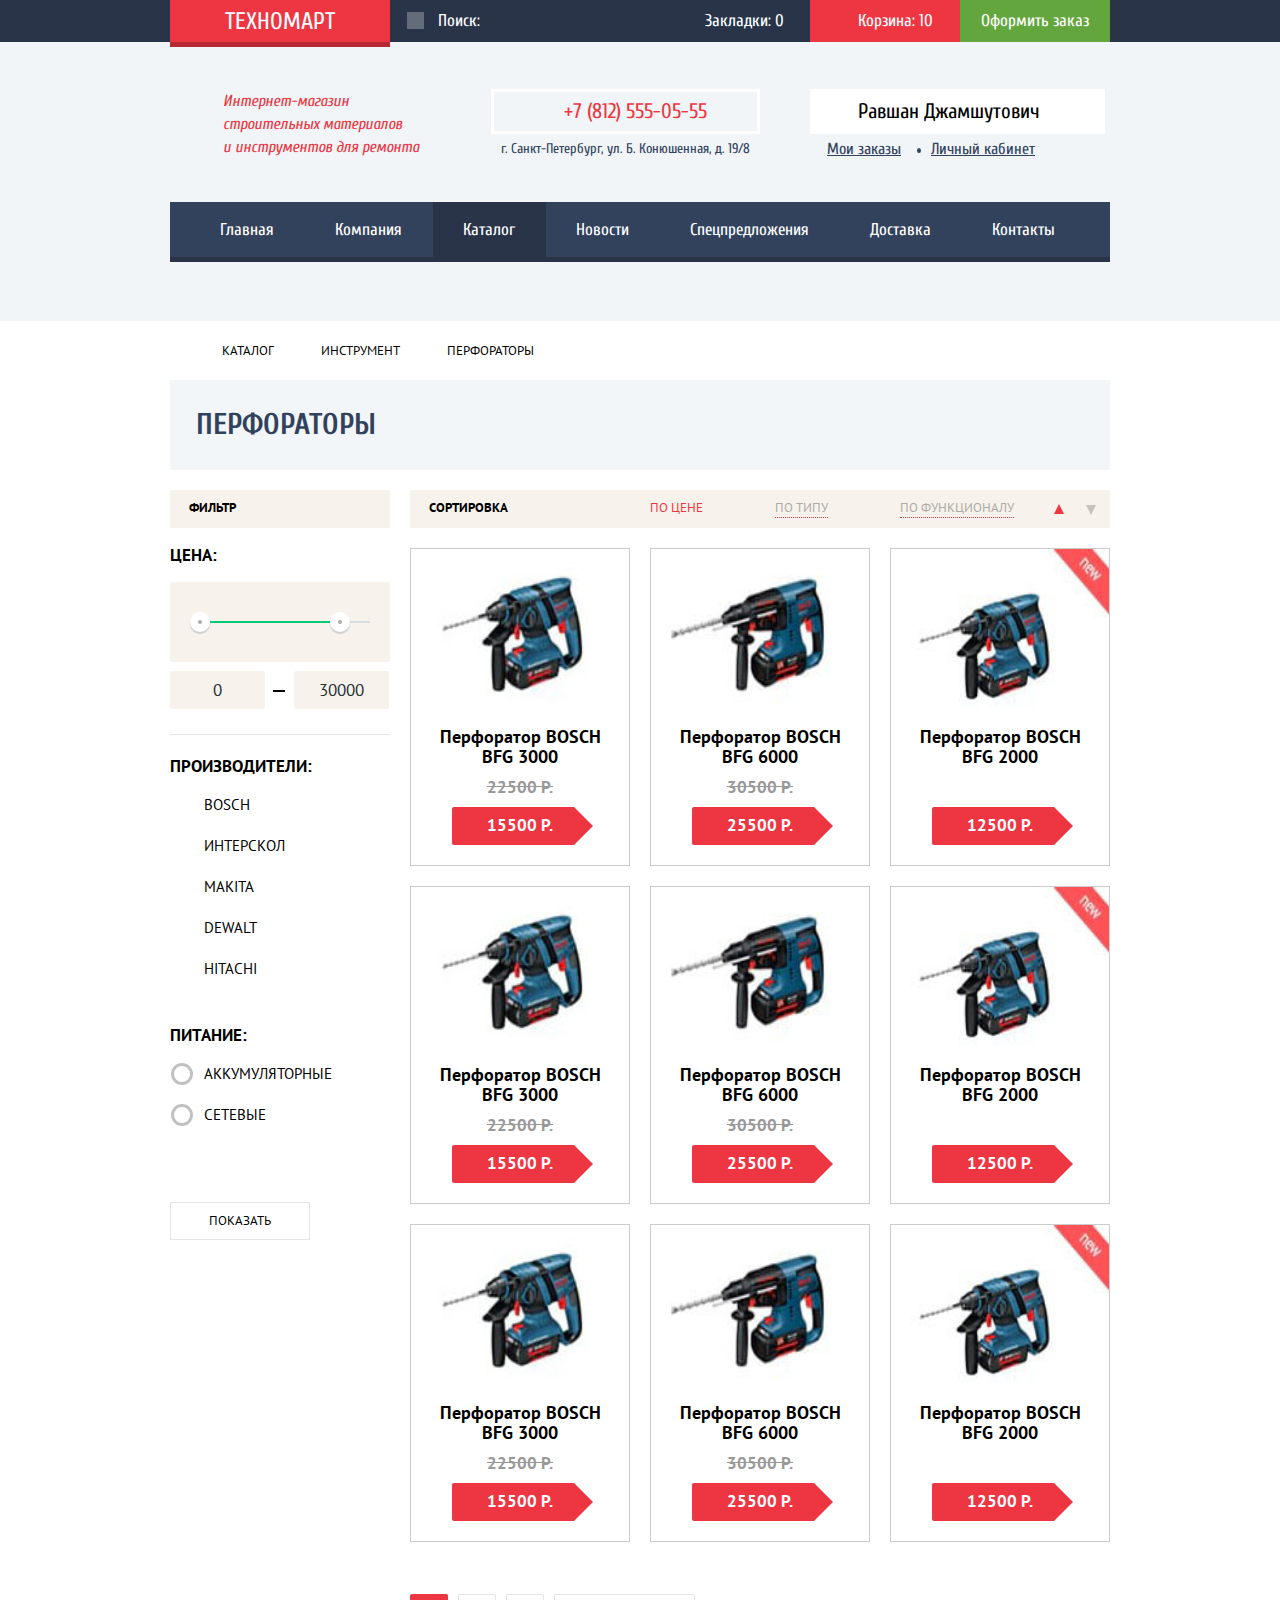
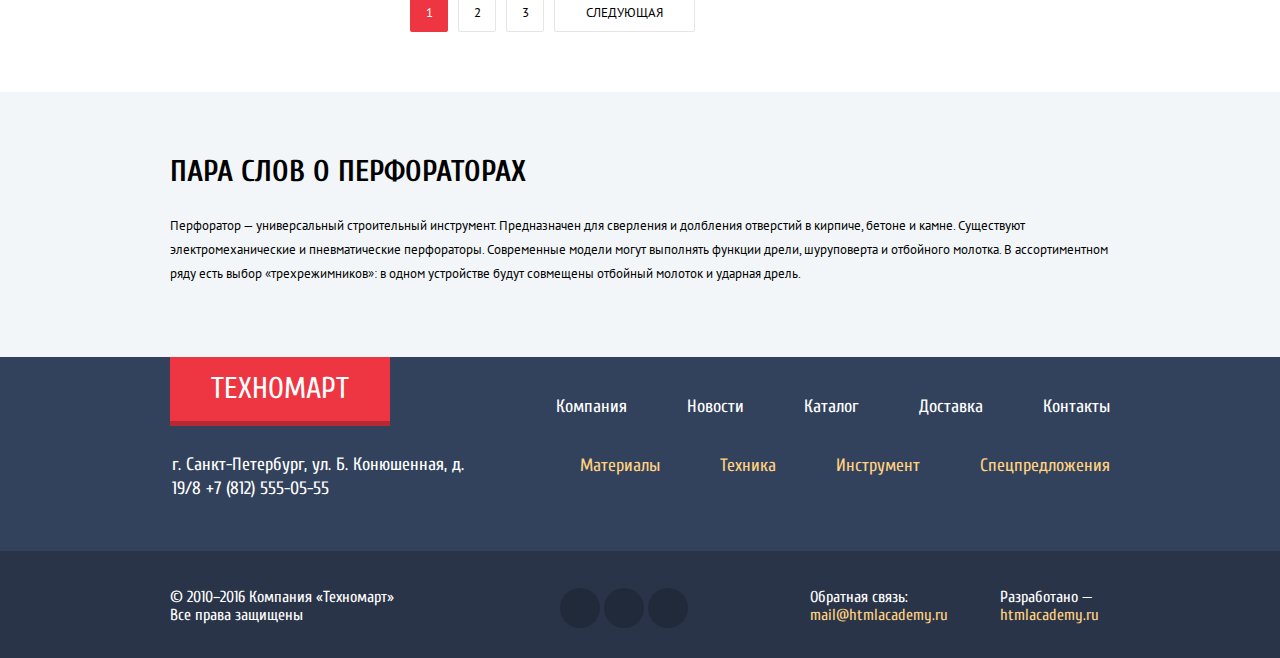
<file: inner.html>
<!DOCTYPE html>

<html>

  <head>

    <meta charset="UTF-8">

    <meta name="format-detection" content="telephone=no">

    <title>Technomart</title>

    <link href="https://fonts.googleapis.com/css?family=Cuprum:400,400i,700|PT+Sans:400,700&subset=cyrillic" rel="stylesheet">

    <link rel="stylesheet" href="css/normalize.css">

    <link rel="stylesheet" href="css/styles.css" >

  </head>

  <body>

    <header class="main-header">



      <div class="header-menu">

        <div class="container">

          <a class="logo" href="index.html">Техномарт</a>

          <form class="search" action="submit">

            <input type="text" placeholder="Поиск:">

            <button type="submit"></button>

          </form>

          <div class="header-order">

            <a class="header-order-marks" href="#">Закладки: 0</a>

            <a class="header-order-basket filled" href="#">Корзина: 10</a>

            <a class="header-order-confirmation" href="#">Оформить заказ</a>

          </div>

        </div>

      </div>

      <div class="container">

        <div class="main-header-about clearfix">

          <p>Интернет-магазин строительных материалов<br>и инструментов для ремонта

          </p>

          <div class="main-header-contacts">

            <a class="main-header-phone" href="tel:+78125550555">+7 (812) 555-05-55</a>

            <span >г. Санкт-Петербург, ул. Б. Конюшенная, д. 19/8</span>

          </div>

          <div class="user-block">

            <a class="user-block-accountmenu" href="#">Равшан Джамшутович</a>

            <a class="user-block-logout" href="#">Выход из личного кабинета</a>

            <a class="user-block-addsmenu" href="#">Мои заказы</a>

            <a class="user-block-addsmenu" href="#">Личный кабинет</a>

          </div>

        </div>

        <nav class="main-nav">

          <ul>

            <li><a href="index.html">Главная</a></li>

            <li><a href="#">Компания</a></li>

            <li><a href="catalog.html" class="active">Каталог</a></li>

            <li><a href="#">Новости</a></li>

            <li><a href="#">Спецпредложения</a></li>

            <li><a href="#">Доставка</a></li>

            <li><a href="#">Контакты</a></li>

          </ul>

        </nav>

      </div>

    </header>



    <main>

      <div class="container">

        <div class="breadcrumbs clearfix">

          <a href="index.html">Главная</a>

          <a href="#">Каталог</a>

          <a href="#">Инструмент</a>

          <span>Перфораторы</span>

        </div>

        <h1>Перфораторы</h1>

        <div class="clearfix">

          <form class="filter" action="get">

            <h2>Фильтр</h2>

            <fieldset>

              <legend>Цена:</legend>

              <div class="range-filter">

                <div class="range-filter-controls">

                    <div class="scale">

                      <div style="margin-left:0;width:150px;" class="bar"></div>

                    </div>

                    <div class="toggle min-toggle"></div>

                    <div class="toggle max-toggle"></div>

                </div>

                <div class="price-controls">

                    <input class="min-price" type="text" value="0">

                    <input class="max-price" type="text" value="30000">

                </div>

              </div>

            </fieldset>

            <fieldset class="filter-checkbox">

              <legend>Производители:</legend>

              <input id="bosch" type="checkbox" value="1" checked>

              <label for="bosch">Bosch</label>

              <input id="interskol" type="checkbox" value="2">

              <label for="interskol">Интерскол</label>

              <input id="makita" type="checkbox" value="3" checked>

              <label for="makita">Makita</label>

              <input id="dewalt" type="checkbox" value="4">

              <label for="dewalt">Dewalt</label>

              <input id="hitachi" type="checkbox" value="5">

              <label for="hitachi">Hitachi</label>

            </fieldset>

            <fieldset class="filter-radio">

              <legend>Питание:</legend>

              <input id="battery" type="radio" value="6" name="filter-radio" checked>

              <label for="battery">Аккумуляторные</label>

              <input id="dc" type="radio" value="7" name="filter-radio">

              <label for="dc">Сетевые</label>

              <input type="submit" value="Показать">

            </fieldset>

          </form>

          <div class="catalog-content">

            <div class="sorting">

              <h2>Сортировка</h2>

              <a class="active">по цене</a>

              <a href="#">по типу</a>

              <a href="#">по функционалу</a>

              <a class="on-increase" href="#">Вверх</a>

              <a class="on-decrease" href="#">Вниз</a>

            </div>

            <div class="goods">

              <article class="goods-item">

                <figure class="goods-item-image"><img width="218" height="170" src="img/hammer-BOSCH-BFG-3000.jpg" alt="Перфоратор BOSCH BFG 3000"></figure>

                <h2 class="goods-item-title">Перфоратор BOSCH BFG 3000</h2>

                <div class="goods-item-discount">22500 Р.</div>

                <a href=# class="btn">15500 Р.</a>

                <div class="goods-item-order">

                  <a class="goods-item-buy" href="#">Купить</a>

                  <a class="goods-item-marks" href="#">В закладки</a>

                </div>

              </article>

              <article class="goods-item">

                <figure class="goods-item-image"><img width="218" height="170" src="img/hammer-BOSCH-BFG-6000.jpg" alt="Перфоратор BOSCH BFG 6000"></figure>

                <h2 class="goods-item-title">Перфоратор BOSCH BFG 6000</h2>

                <div class="goods-item-discount">30500 Р.</div>

                <a href=# class="btn">25500 Р.</a>

                <div class="goods-item-order">

                  <a class="goods-item-buy" href="#">Купить</a>

                  <a class="goods-item-marks" href="#">В закладки</a>

                </div>

              </article>

              <article class="goods-item new">

                <figure class="goods-item-image"><img width="218" height="170" src="img/hammer-BOSCH-BFG-2000.jpg" alt="Перфоратор BOSCH BFG 2000"></figure>

                <h2 class="goods-item-title">Перфоратор BOSCH BFG 2000</h2>

                <div class="goods-item-discount"></div>

                <a href=# class="btn">12500 Р.</a>

                <div class="goods-item-order">

                  <a class="goods-item-buy" href="#">Купить</a>

                  <a class="goods-item-marks" href="#">В закладки</a>

                </div>

              </article>

              <article class="goods-item">

                <div class="goods-item-order">

                  <a class="goods-item-buy" href="#">Купить</a>

                  <a class="goods-item-marks" href="#">В закладки</a>

                </div>

                <figure class="goods-item-image"><img width="218" height="170" src="img/hammer-BOSCH-BFG-3000.jpg" alt="Перфоратор BOSCH BFG 3000"></figure>

                <h2 class="goods-item-title">Перфоратор BOSCH BFG 3000</h2>

                <div class="goods-item-discount">22500 Р.</div>

                <a href=# class="btn">15500 Р.</a>

              </article>

              <article class="goods-item new">

                <figure class="goods-item-image"><img width="218" height="170" src="img/hammer-BOSCH-BFG-6000.jpg" alt="Перфоратор BOSCH BFG 6000"></figure>

                <h2 class="goods-item-title">Перфоратор BOSCH BFG 6000</h2>

                <div class="goods-item-discount">30500 Р.</div>

                <a href=# class="btn">25500 Р.</a>

                <div class="goods-item-order">

                  <a class="goods-item-buy" href="#">Купить</a>

                  <a class="goods-item-marks" href="#">В закладки</a>

                </div>

              </article>

              <article class="goods-item">

                <figure class="goods-item-image"><img width="218" height="170" src="img/hammer-BOSCH-BFG-2000.jpg" alt="Перфоратор BOSCH BFG 2000"></figure>

                <h2 class="goods-item-title">Перфоратор BOSCH BFG 2000</h2>

                <div class="goods-item-discount"></div>

                <a href=# class="btn">12500 Р.</a>

                <div class="goods-item-order">

                  <a class="goods-item-buy" href="#">Купить</a>

                  <a class="goods-item-marks" href="#">В закладки</a>

                </div>

              </article>

              <article class="goods-item new">

                <figure class="goods-item-image"><img width="218" height="170" src="img/hammer-BOSCH-BFG-3000.jpg" alt="Перфоратор BOSCH BFG 3000"></figure>

                <h2 class="goods-item-title">Перфоратор BOSCH BFG 3000</h2>

                <div class="goods-item-discount">22500 Р.</div>

                <a href=# class="btn">15500 Р.</a>

                <div class="goods-item-order">

                  <a class="goods-item-buy" href="#">Купить</a>

                  <a class="goods-item-marks" href="#">В закладки</a>

                </div>

              </article>

              <article class="goods-item">

                <figure class="goods-item-image"><img width="218" height="170" src="img/hammer-BOSCH-BFG-6000.jpg" alt="Перфоратор BOSCH BFG 6000"></figure>

                <h2 class="goods-item-title">Перфоратор BOSCH BFG 6000</h2>

                <div class="goods-item-discount">30500 Р.</div>

                <a href=# class="btn">25500 Р.</a>

                <div class="goods-item-order">

                  <a class="goods-item-buy" href="#">Купить</a>

                  <a class="goods-item-marks" href="#">В закладки</a>

                </div>

              </article>

              <article class="goods-item">

                <figure class="goods-item-image"><img width="218" height="170" src="img/hammer-BOSCH-BFG-2000.jpg" alt="Перфоратор BOSCH BFG 2000"></figure>

                <h2 class="goods-item-title">Перфоратор BOSCH BFG 2000</h2>

                <div class="goods-item-discount"></div>

                <a href=# class="btn">12500 Р.</a>

               <div class="goods-item-order">

                  <a class="goods-item-buy" href="#">Купить</a>

                  <a class="goods-item-marks" href="#">В закладки</a>

                </div>

              </article>

            </div>

            <div class="paginator clearfix">

                <a href="#">Предыдующая</a>

                <a class="active">1</a>

                <a href="#">2</a>

                <a href="#">3</a>

                <a href="#">Следующая</a>

            </div>

          </div>

        </div>

      </div>

      <section class="section">

        <div class="container">

          <h2>Пара слов о перфораторах</h2>

          <p>Перфоратор — универсальный строительный инструмент. Предназначен для сверления и долбления    отверстий в кирпиче, бетоне и камне. Существуют электромеханические и пневматические перфораторы. Современные модели могут выполнять функции дрели, шуруповерта и отбойного молотка. В ассортиментном ряду есть выбор «трехрежимников»: в одном устройстве будут совмещены отбойный молоток и ударная дрель.</p>

        </div>

      </section>

    </main>



   <footer class="main-footer">

      <div class="container">

        <div class="main-footer-about clearfix">

          <a class="logo" href="index.html" >Техномарт</a>

          <p>г. Санкт-Петербург, ул. Б. Конюшенная, д. 19/8 +7 (812) 555-05-55</p>

        </div>

        <ul class="footer-nav footer-nav-menu">

          <li><a href="#">Компания</a></li>

          <li><a href="#">Новости</a></li>

          <li><a href="catalog.html">Каталог</a></li>

          <li><a href="#">Доставка</a></li>

          <li><a href="#">Контакты</a></li>

        </ul>

        <ul class="footer-nav footer-nav-shop">

          <li><a href="#">Материалы</a></li>

          <li><a href="#">Техника</a></li>

          <li><a href="#">Инструмент</a></li>

          <li><a href="#">Спецпредложения</a></li>

        </ul>

      </div>

      <div class="main-footer-info">

        <div class="container">

          <span class="main-footer-copyright">© 2010–2016 Компания «Техномарт» Все права защищены</span>

          <div class="social">

            <a class="social-btn social-btn-vk" href="#">Вконтакте</a>

            <a class="social-btn social-btn-fb" href="#">Facebook</a>

            <a class="social-btn social-btn-inst" href="#">Instagram</a>

          </div>

          <div class="main-footer-feedback">

            <span>Разработано —</span>

            <a href="#">htmlacademy.ru</a>

          </div>

          <div class="main-footer-feedback">

            <span>Обратная связь:</span>

            <a href="#">mail@htmlacademy.ru</a>

          </div>

        </div>

      </div>

    </footer>

    <div class="modal-content-order">

      <button class="modal-content-close modal-close" type="button" title="Закрыть">Закрыть</button>

      <span>Товар добавлен в корзину!</span>

      <div class="submit-order">

        <a class="btn btn-order">оформить заказ</a>

        <a class="btn btn-close modal-close">продолжить покупки</a>

      </div>

    </div>
  </body>

</html>
</file>
<file: css/styles.css>
body {

  min-width: 960px;



  font-size: 13px;

  line-height: 1.2;

  font-family: 'Cuprum', 'Arial', sans-serif;



  color: #000000;

}



.main-header {

  padding-bottom: 59px;



  background: #f1f5f7;

}



h2 {

  font-size: 24px;

  line-height: 1.25;

}


h3 {

  font-size: 17px;

  line-height: 1.765;

}



.header-menu {

  min-height: 42px;

  margin-bottom: 47px;



  background: #293449;

}



.container {

  width: 940px;

  margin: 0 auto;

  padding-right: 10px;

  padding-left: 10px;

}



.container::after {

  content: "";

  display: table;

  clear: both;

}



.btn {

  display: inline-block;

  padding-top: 12px;

  padding-bottom: 12px;



  font-size: 14px;

  line-height: 1;

  text-align: center;

  text-transform: uppercase;

  text-decoration: none;



  color: white;

  background-color: #ee3643;

  border: none;

  border-radius: 2px;

  cursor: pointer;

  vertical-align: top;

}



.btn:hover {

  background: #ca2c37;

}



.btn:active {

  background: #ba2732;

}



img {

  max-width: 100%;



  border-style: none;

  vertical-align: top;

  overflow: hidden;

}



.clearfix::after {

  content: "";

  display: table;

  clear: both;

}


.logo {

  position: relative;



  float: left;

  width: 220px;

  padding-top: 9px;

  padding-bottom: 7px;



  font-size: 24px;

  line-height: 26px;

  text-align: center;

  text-transform: uppercase;

  text-decoration: none;



  color: white;

  background-color: #ee3643;

}



.logo::after {

  position: absolute;

  bottom: -5px;



  display: block;

  width: 220px;

  height: 5px;



  background: #b52933;

  content: "";

}



.logo:hover {

  background: #ca2c37;

}



.logo:hover::after {

  background: #9a212a;

}



.logo:active {

  background: #ba2732;

}



.logo:active::after {

  background: #8e1e26;

}


.search {

  position: relative;

  margin: 0;

  padding: 0;


  float: left;

}



.search button {

  position: absolute;

  top: 12px;

  left: 17px;


  width: 17px;

  height: 17px;


  background-position: -29px -95px;

  opacity: 0.3;

  text-indent: -10000px;

  border-style: none;

  outline: none;

}

.search input{

  width: 270px;

  max-height: 42px;

  padding-top: 12px;

  padding-right: 10px;

  padding-bottom: 12px;

  padding-left: 48px;



  font-size: 17px;

  line-height: 1.059;



  color: white;

  background-color: transparent;

  border-style: none;

  outline: none;

  box-sizing: border-box;

}



.search input::-webkit-input-placeholder {

  color: #ffffff;

  opacity: 1;

}



.search input:-moz-placeholder {

  color: #ffffff;

  opacity: 1;

}



.search input:hover {

  background: #212a3a;

}



input:hover + button {

  opacity: 1;

}

.search input:focus {

  color: #000000;

  background: #ffffff;

}



input:focus + button {

  background-position: -54px -95px;

}


.header-order {

  float: right;

  width: 450px;



  font-size: 0;

}



.header-order a {

  display: inline-block;

  width: 150px;

  padding-top: 12px;

  padding-bottom: 12px;

  padding-left: 20px;



  font-size: 17px;

  line-height: 1.059;

  text-align: center;



  color: white;

  text-decoration: none;

  box-sizing: border-box;

  vertical-align: top;

}



.header-order .header-order-marks {

  padding-left: 18px;

}



.header-order-marks,

.header-order-basket {

  position: relative;

}

.header-order-marks:hover,

.header-order-basket:hover {

  background: #212a3a;

}

.header-order-marks::after,

.header-order-basket::after {

  position: absolute;

  left: 16px;

  top: 12px;



  display: block;

  width: 14px;

  height: 16px;
  background-position: -222px -95px;


  text-indent: -10000px;

  opacity: 0.3;



  content: "";

}

.header-order-basket::after {

  width: 17px;

  height: 16px;



  background-position: -79px -95px;

}

.header-order-marks:hover::after,

.header-order-basket:hover::after {

  opacity: 1;

}

.header-order-marks:active,

.header-order-basket:active {

  background: #161d29;

  opacity: 0.3;

}

.header-order .header-order-confirmation {

  padding-left: 0;

  background-color: #63a63e;

}

.header-order-confirmation:hover {

  background-color: #5fbb2d;

}

.header-order-confirmation:active {

  opacity: 0.51;

}


.filled {

  background: #ee3643;

}

.filled:hover {

  background: #ca2c37;

}


.filled:active {

  background: #ba2732;

}


.main-header-about {

  padding-bottom: 41px;

}

.main-header-about p {

  float: left;

  width: 200px;

  margin: 0;

  margin-top: 1px;

  padding-left: 53px;

  font-size: 16px;

  line-height: 1.438;

  font-style: italic;

  color: #ee3643;

}

.main-header-contacts {

  float: left;

  margin-left: 68px;

}

.main-header-phone {

  position: relative;

  display: block;

  padding-top: 6px;

  padding-right: 50px;

  padding-bottom: 6px;

  padding-left: 70px;

  font-size: 21px;

  line-height: 1.286;

  text-decoration: none;


  color: #ee3643;

  background-color: transparent;

  border: 3px solid white;

}

.main-header-phone::after {

  position: absolute;

  left: 12px;

  top: 10px;


  display: block;

  width: 19px;

  height: 19px;


  background-position: -104px -95px;


  text-indent: -10000px;


  content: "";

}


.main-header-contacts span {

  display: block;

  margin-top: 3px;


  font-size: 14px;

  line-height: 1.714;

  text-align: center;


  color: #32425c;

}


.main-header .user-block {

  position: relative;


  float: right;

  width: 300px;


  font-size: 0;

}

.user-block-login {

  position: relative;

  display: inline-block;

  margin-left: 15px;

  padding-top: 9px;

  padding-right: 25px;

  padding-bottom: 9px;

  padding-left: 50px;

  font-size: 21px;

  line-height: 1.286;

  color: #000000;

  background: white;

  text-decoration: none;

  vertical-align: top;

}

.user-block-login::after {

  position: absolute;

  left: 17px;

  top: 13px;



  display: block;

  width: 20px;

  height: 17px;

  background-position: -288px -70px;

  text-indent: -10000px;

  content: "";

}

.user-block-login:hover::after {

  background-position: -345px -70px;

}

.user-block-login:active::after {

  background-position: -288px -70px;

}

.user-block-registration {

  display: inline-block;

  margin-left: 10px;

  padding: 9px 25px;

  font-size: 21px;

  line-height: 1.286;

  color: #000000;

  background: white;

  text-decoration: none;

  vertical-align: top;

}

.user-block-login:hover,

.user-block-registration:hover {

  color: #ee3643;

}

.user-block-login:active,

.user-block-registration:active {

  color: #cacaca;

}


.user-block-accountmenu {

  position: relative;

  display: inline-block;

  margin-bottom: 5px;

  padding-top: 9px;

  padding-right: 65px;

  padding-bottom: 9px;

  padding-left: 48px;

  font-size: 21px;

  line-height: 1.286;

  text-decoration: none;

  color: #000000;

  background: white;

  vertical-align: top;

}

.user-block-accountmenu::after {

  position: absolute;

  left: 15px;

  top: 13px;

  display: block;

  width: 20px;

  height: 18px;
  background-position: -166px -95px;

  text-indent: -10000px;

  content: "";

}

.user-block-accountmenu:hover::after {

  background-position: -194px -95px;

}

.user-block-accountmenu:active {

  color: #cacaca;

}

.user-block-accountmenu:active::after {

  background-position: -166px -95px;

}

.user-block-logout {

  position: absolute;

  top: 0;

  right: 0;

  width: 45px;

  height: 45px;

}

.user-block-logout::after {

  position: absolute;

  top: 50%;

  left: 50%;

  display: block;

  width: 21px;

  height: 17px;

  background-position: -316px -70px;

  -webkit-transform: translate(-50%,-50%);

  -moz-transform: translate(-50%,-50%);

  -ms-transform: translate(-50%,-50%);

  -o-transform: translate(-50%,-50%);

  transform: translate(-50%,-50%);

  text-indent: -10000px;

  content: "";

}

.user-block-logout:hover::after {

  background-position: 0 -95px;

}

.user-block-logout:active::after {

  background-position: -316px -70px;

}

.user-block-addsmenu {

  display: inline-block;

  margin-left: 17px;

  font-size: 16px;

  line-height: 1.286;

  color: #32425c;

  vertical-align: baseline;

}

.user-block-addsmenu:last-child {

  position: relative;

  margin-left: 30px;

}

.user-block-addsmenu:last-child::before {

  position: absolute;

  left: -14px;

  top: 9px;

  display: block;

  width: 4px;

  height: 5px;

  background: #32425c;

  border-radius: 50%;

  text-indent: -10000px;

  content: "";

}

.user-block-addsmenu:hover {

  color: #ee3643;

}

.user-block-addsmenu:active {

  color: #cacaca;

}

.main-nav ul {

  position: relative;

  font-size: 0;

  margin: 0;

  padding: 0;

  width: inherit;

  padding-left: 20px;

  background-color: #32425c;

}



.main-nav ul::before {

  position: absolute;

  bottom: 0;

  left: 0;

  right: 0;

  height: 5px;

  background: #293449;

  content: "";

}



.main-nav li {

  position: relative;

  display: inline-block;

  font-size: 17px;

  line-height: 1;

  vertical-align: top;

}

.main-nav a {

  display: block;

  padding-top: 19px;

  padding-left: 30px;

  padding-bottom: 24px;

  padding-right: 31px;



  text-align: center;

  text-decoration: none;



  color: white;

}



.main-nav a:hover {

  background: #293449;

}



.main-nav a:active {

  background: #1d2739;

}



.main-nav a.active {

  background: #293449;

}

.main-index {

  padding-top: 60px;

}



.features {

  margin-right: -10px;

  margin-left: -10px;

  margin-bottom: 33px;

}



.features-item {

  float: left;

  width: 300px;

  margin-right: 10px;

  margin-bottom: 20px;

  margin-left: 10px;

  padding-top: 21px;

  padding-left: 23px;

  padding-bottom: 22px;



  box-sizing: border-box;

}



.features-item-material {

  position: relative;



  background-color: #f6b22d;

}



.features-item-material::after {

  position: absolute;

  top: 30px;

  right: 43px;



  display: block;

  width: 44px;

  height: 65px;


  background-position: 0 0;



  text-indent: -10000px;



  content: "";

}



.features-item-instrument {

  position: relative;



  background-color: #4aafde;

}

.features-item-instrument::after {

  position: absolute;

  top: 33px;

  right: 30px;



  display: block;

  width: 75px;

  height: 61px;

  background-position: -52px 0;



  text-indent: -10000px;



  content: "";

}



.features-item-technics {

  position: relative;



  background-color: #cc79d1;

}



.features-item-technics::after {

  position: absolute;

  top: 30px;

  right: 30px;



  display: block;

  width: 78px;

  height: 62px;

  background-position: -135px 0;



  text-indent: -10000px;



  content: "";

}



.features-item-discount {

  position: relative;



  background-color: #85d179;

}



.features-item-discount::after {

  position: absolute;

  top: 25px;

  right: 45px;



  display: block;

  width: 59px;

  height: 72px;

  background-position: -221px 0;



  text-indent: -10000px;



  content: "";

}



.features-item-delivery {

  position: relative;



  background-color: #f6b22d;

}



.features-item-delivery::after {

  position: absolute;

  top: 31px;

  right: 30px;



  display: block;

  width: 78px;

  height: 63px;


  background-position: -288px 0;



  text-indent: -10000px;



  content: "";

}



.features-item h2 {

  margin: 0;

  margin-bottom: 12px;



  font-size: 24px;

  font-weight: bold;



  color: white;

}



.features-item .btn {

  width: 135px;



  background-color: rgba(0, 0, 0, 0.1);

}



.features-item .btn:hover {

  background-color: rgba(0, 0, 0, 0.2);

}



.features-item .btn:active {

  background-color: rgba(0, 0, 0, 0.3);

}


.features-slider {

  position: relative;



  float: left;

  width: 620px;

  padding: 0;

  overflow: hidden;

}



.features-slider input {

  display: none;

}



.features-slider-item {

  position: relative;



  height: 266px;

}



.features-slider-item:first-child {

  display: none;



  background: #9a8a73 url("../img/features-slider-item-perforator.jpg") no-repeat;

}



.features-slider-item:last-child {

  display: none;



  background: #a27a6f url("../img/features-slider-item-drill.jpg") no-repeat;

}



.features-slider h2 {

  margin: 0;

  padding-top: 21px;

  padding-bottom: 2px;

  padding-left: 24px;



  font-size: 36px;

  line-height: 1;

  font-weight: bold;

  text-transform: uppercase;



  color: #ffffff;

}



.features-slider span {

  display: block;

  padding-left: 24px;



  font-size: 18px;

  line-height: 1.333;

  font-family: 'PT Sans', 'Arial', sans-serif;



  color: #ffffff;

}



.features-slider .btn {

  position: absolute;

  bottom: 22px;

  left: 25px;



  width: 195px;



  background: #ee3643;

}



.features-slider-item .btn:hover {

  background: #ca2c37;

}



.features-slider-item .btn:active {

  background: #ba2732;

}



.features-slider .features-slider-controls {

  position: absolute;

  bottom: 41px;

  left: 295px;



  margin-bottom: -5px;



  font-size: 0;



  z-index: 1000;

}



.features-slider-controls label {

  display: inline-block;

  width: 6px;

  height: 6px;

  margin-left: 10px;



  background-color: #ffffff;

  border: 2px solid #ffffff;

  border-radius: 50%;

  cursor: pointer;

  vertical-align: top;

}



.features-slider-controls label:first-child::before,

.features-slider-controls label:last-child::before {

  position: absolute;

  bottom: 82px;



  width: 25px;

  height: 25px;



  border-top: 4px solid #ffffff;

  border-right: 4px solid #ffffff;

  border-radius: 3px;



  content: "";

  z-index: 1000;

}



.features-slider-controls label:first-child::before {

  left: -265px;

  -webkit-transform: rotate(-135deg);

  -moz-transform: rotate(-135deg);

  -ms-transform: rotate(-135deg);

  -o-transform: rotate(-135deg);

  transform: rotate(-135deg);

}



.features-slider-controls label:last-child::before {

  left: 270px;



  -webkit-transform: rotate(45deg);

  -moz-transform: rotate(45deg);

  -ms-transform: rotate(45deg);

  -o-transform: rotate(45deg);

  transform: rotate(45deg);

}



.features-slider-controls label:first-child {

  margin-left: 0;

}



#left-arrow:checked ~ .features-slider-controls label:first-child {

  background-color: #f04a55;

}



#left-arrow:checked ~ .features-slider-content .features-slider-item:first-child {

  display: block;

}



#right-arrow:checked ~ .features-slider-controls label:last-child {

  background-color: #f04a55;

}



#right-arrow:checked ~ .features-slider-content .features-slider-item:last-child {

  display: block;

}

.breadcrumbs {

  font-size: 0;

}



.breadcrumbs a,

.breadcrumbs span {

  position: relative;



  display: inline-block;

  min-height: 25px;

  padding-top: 21px;

  padding-right: 42px;

  padding-bottom: 13px;

  padding-left: 5px;



  font-size: 13px;

  line-height: 1.385;

  text-align: left;

  text-decoration: none;

  text-transform: uppercase;

  font-family: 'PT Sans', 'Arial', sans-serif;



  color: #000000;

  vertical-align: top;

}



.breadcrumbs a::after {

  position: absolute;

  right: 10px;

  top: 23px;



  display: block;

  width: 8px;

  height: 12px;



  background-position: -338px -95px;



  text-indent: -10000px;



  content: "";

}



.breadcrumbs a:first-child {

  font-size: 0;

}



.breadcrumbs a:first-child::before {

  position: absolute;

  left: 0;

  top: 23px;



  display: block;

  width: 15px;

  height: 12px;


  background-position: -315px -95px;



  text-indent: -10000px;



  content: "";

}



.breadcrumbs a:first-child {

  margin-left: 0;

}



main h1 {

  margin: 0;

  padding: 30px 0;

  margin-bottom: 20px;

  padding-left: 26px;



  font-size: 30px;

  line-height: 1;

  text-transform: uppercase;



  color: #32425c;

  background: #f2f6f8;

}





.filter {

  float: left;

  width: 220px;

}



fieldset {

  margin: 0;

  padding: 0;



  border-style: none;

}



.filter h2 {

  min-height: 38px;

  margin: 0;

  padding: 9px 19px;



  font-size: 13px;

  line-height: 1.385;

  text-transform: uppercase;

  font-family: 'PT Sans', 'Arial', sans-serif;



  background: #f7f3ec;



  box-sizing: border-box;

}



.filter legend {

  margin: 0;

  padding: 12px 0;



  font-size: 17px;

  line-height: 1.765;

  font-weight: bold;

  text-transform: uppercase;

  font-family: 'PT Sans', 'Arial', sans-serif;

}



.filter-radio legend {

  padding-top: 10px;

}



.filter .range-filter {

  position: relative;



  width: 220px;

  min-height: 127px;

  margin-bottom: 30px;

}



.range-filter-controls {

  position: relative;



  height: 80px;

  margin-bottom: 9px;

  padding: 0 20px;



  background: #f7f3ec;

  border-radius: 2px;

  overflow: hidden;

}



.range-filter-controls .scale {

  height: 2px;

  margin-top: 39px;



  background: #d7dcde;

}



.range-filter-controls .bar {

  height: 2px;



  background: #00ca74;

}



.range-filter-controls .toggle {

  position: absolute;

  top: 30px;

  left: 30px;



  width: 4px;

  height: 4px;



  border: 8px solid white;



  background: #ababab;

  cursor: pointer;

  border-radius: 50%;

  box-shadow: 0 2px 1px 0 #cfcfcf;

}



.range-filter-controls .min-toggle {

  left: 20px;

}



.range-filter-controls .max-toggle {

  left: 160px;

}



.price-controls input {

  width: 95px;

  padding: 8px 10px;



  font-size: 17px;

  line-height: 1;

  text-align: center;

  font-family: 'PT Sans', 'Arial', sans-serif;



  color: #283136;

  background: #f7f3ec;

  border-radius: 2px;

  border: none;

  outline: none;

  box-sizing: border-box;

}



.price-controls .min-price {

  margin-right: 26px;

}



.price-controls {

  position: relative;



  white-space: nowrap;

}



.price-controls::after {

  position: absolute;

  top: 50%;

  left: 103px;



  width: 10px;



  border: 1px solid black;



  content: "";

}



.filter .range-filter::after {

  position: absolute;

  bottom: -26px;

  left: 0;



  width: 220px;



  border-bottom: 1px solid #e5e5e5;



  content: "";

}



input[type="checkbox"] + label,

input[type="radio"] + label {

  position: relative;



  display: block;

  margin-top: 2px;

  margin-bottom: 21px;

  margin-left: 34px;



  font-size: 15px;

  line-height: 1.333;

  text-transform: uppercase;

  font-family: 'PT Sans', 'Arial', sans-serif;



  cursor: pointer;

  -webkit-user-select: none;

  -moz-user-select: none;

  -ms-user-select: none;

  -o-user-select: none;

  user-select: none;

}



.filter-checkbox label:last-child {

  margin-bottom: 31px;

}



.filter-radio label:last-child {

  margin-bottom: 0;

}



.filter input[type="checkbox"] {

  display: none;

}



.filter-checkbox {

  position: relative;

}



.filter-checkbox::after {

  position: absolute;

  bottom: 7px;

  left: 0;



  width: 220px;



  border-bottom: 1px solid #e5e5e5;

}



.filter-checkbox label::after {

  position: absolute;

  top: 0;

  left: -33px;





  display: block;

  width: 19px;

  height: 18px;



  background: transparent;

  border: 2px solid #c1c1c1;

  border-radius: 5px;



  text-indent: -10000px;
;

}



input[type="checkbox"]:checked + label::after {

  width: 27px;

  height: 23px;



  background: url("../img/sprite/sprite.png") -131px -95px no-repeat;

  border: none;

}



.filter input[type="radio"] {

  display: none;

}



.filter-radio label::after {

  position: absolute;

  top: -1px;

  left: -33px;



  display: block;

  width: 16px;

  height: 16px;



  background: transparent;

  border: 3px solid #c1c1c1;

  border-radius: 50%;



  text-indent: -10000px;



  content: "";

}



input[type="radio"]:checked + label::before {

  position: absolute;

  top: 10px;

  left: -30px;





  display: block;

  width: 8px;

  height: 8px;



  background: #c1c1c1;

  border-radius: 50%;

  -webkit-transform: translate(50%,-50%);

  -moz-transform: translate(50%,-50%);

  -ms-transform: translate(50%,-50%);

  -o-transform: translate(50%,-50%);

  transform: translate(50%,-50%);



  text-indent: -10000px;


}



.filter input[type="submit"] {

  margin-top: 56px;

  padding: 9px 38px;



  font-size: 13px;

  line-height: 1.385;

  text-transform: uppercase;

  font-family: 'PT Sans', 'Arial', sans-serif;



  background: transparent;

  border: 1px solid #e5e5e5;

  outline: none;

  cursor: pointer;

}



.filter input[type="submit"]:hover {

  border-color: #bdc6ca;

}



.filter input[type="submit"]:active {

  border-color: #ee3643;

}

.sorting {

  float: right;

  width: 700px;

  min-height: 38px;

  margin-bottom: 20px;

  padding: 10px 19px;



  background: #f7f3ec;



  box-sizing: border-box;

}



.sorting h2, .sorting a {

  float: left;



  font-size: 13px;

  line-height: 1.3;

  text-transform: uppercase;

  text-decoration: none;

  font-family: 'PT Sans', 'Arial', sans-serif;



  background: #f7f3ec;

}



.sorting h2 {

  margin: 0;

  margin-right: 70px;

}



.sorting a {

  margin-left: 72px;



  color: #acaaa5;

  border-bottom: 1px dotted #ee3643;

}



.sorting a.active {

  color: #ee3643;



  border: none;

}



.sorting .on-increase,

.sorting .on-decrease {

  position: relative;



  font-size: 0;

}



.sorting .on-increase::after {

  position: absolute;

  top: -1px;

  left: -32px;



  border: 5px solid transparent;

  border-bottom: 10px solid #ee3643;



  content: "";

}



.sorting .on-decrease::after {

  position: absolute;

  top: 4px;

  left: 0;



  border: 5px solid transparent;

  border-top: 10px solid #c6c2bd;



  content: "";

}




.catalog-content {

  float: right;

  width: 700px;

}



.paginator {

  float: left;

  margin-top: 32px;

  margin-bottom: 60px;

}



.paginator a {

  float: left;

  min-width: 38px;

  margin-right: 10px;

  padding: 10px 0;



  font-size: 13px;

  text-decoration: none;

  text-transform: uppercase;

  text-align: center;

  font-family: 'PT Sans', 'Arial', sans-serif;



  color: #000000;

  border: 1px solid #e5e5e5;

  border-radius: 2px;

  box-sizing: border-box;

}



.paginator a:hover {

  border-color: #bdc6ca;

}



.paginator a:active {

  border-color: #ee3643;

}



.paginator a:first-child {

  display: none;

}



.paginator a:last-child {

  padding: 10px 31px;

}



.paginator .active {

  padding: 11px 0;



  color: #ffffff;

  background: #ee3643;



  border: none;

}


.main-title {

  margin-bottom: 20px;

  padding-top: 25px;

  padding-right: 24px;

  padding-bottom: 26px;

  padding-left: 27px;



  background-color: #f7f3ec;

}



.main-title h2 {

  float: left;

  margin: 0;

  padding-top: 6px;



  font-size: 30px;

  line-height: 1;

  text-transform: uppercase;



  color: #32425c;

}



.main-title .btn {

  float: right;

  width: 253px;

  margin-left: 25px;

}



.goods {

  font-size: 0;

  margin-right: -10px;

  margin-left: -10px;

}



.goods-item {

  position: relative;



  display: inline-block;

  width: 218px;

  min-height: 316px;

  margin-right: 10px;

  margin-bottom: 20px;

  margin-left: 10px;



  font-size: 17px;

  line-height: 1.059;

  font-family: 'PT Sans', 'Arial', sans-serif;

  font-weight: bold;

  text-align: center;



  border: 1px solid #ccc;

  vertical-align: top;

}



.goods-item-order {

  position: absolute;

  top: 0;

  left: 0;



  width: 218px;

  height: 88px;

  padding: 41px 0;



  background-color: #fff;

}



.goods-item-buy,

.goods-item-marks {

  position: relative;



  display: block;

  width: 135px;

  margin: 0 auto 7px;

  padding: 10px 0;



  font-size: 14px;

  line-height: 1.286;

  font-weight: normal;

  text-decoration: none;

  text-transform: uppercase;

  font-family: 'Cuprum', 'Arial', sans-serif;



  color: #fff;

  border-radius: 3px;

  background-color: #63a63e;

}



.goods-item-buy {

  box-shadow: inset 0 -3px 0 #367315;

}



.goods-item-buy::after {

  position: absolute;

  left: 13px;

  top: 10px;



  display: block;

  width: 16px;

  height: 16px;


  background-position: -79px -95px;



  text-indent: -10000px;

  opacity: 0.3;



  content: "";



}



.goods-item-buy:hover {

  background: #5fbb2d;

}



.goods-item-buy:active {

  background: #518534;

}



.goods-item-buy:hover::after,

.goods-item-buy:active::after {

  opacity: 1;

}



.goods-item-marks {

  width: 129px;

  padding: 7px 0;



  color: #32425c;

  border: 3px solid #63a63e;

  background-color: #fff;

}



.goods-item-marks:hover {

  border-color: #32425c;

}



.goods-item-marks:active {

  opacity: 0.3;

}



.goods-item-order {

  display: none;

}



.goods-item:hover .goods-item-order {

  display: block;

}



.goods-item:hover {

  box-shadow: 0 15px 60px -5px rgba(41, 52, 73, 0.3);

}



.goods-item-image {

  margin: 0;

  padding: 0;

}



.goods-item-title {

  min-height: 40px;

  margin-top: 8px;

  margin-bottom: 11px;

  padding-right: 25px;

  padding-left: 25px;



  font-size: 18px;

  line-height: 1.111;

  white-space: normal;

}



.goods-item-discount {

  min-height: 18px;

  margin-bottom: 11px;



  text-decoration: line-through;



  color: #999999;

}



.goods-item .btn {

  position: relative;



  width: 136px;

  min-height: 20px;

  padding-top: 10px;

  padding-bottom: 8px;



  font-size: 17px;

}



.goods-item .btn::after {

  content: "";

  position: absolute;

  top: 0;

  right: -24px;



  width: 0;

  height: 0;

  border: 19px solid white;

  border-left-color: #ee3643;

}



.goods-item .btn:hover::after {

  border-left-color: #ca2c37;

}



.goods-item .btn:active::after {

  border-left-color: #ba2732;

}


.new::before {

  position: absolute;

  top: 0;

  right: 0;



  display: block;

  width: 60px;

  height: 59px;

  text-indent: -10000px;

  z-index: 10;



  content: "";

}



.goods-item.new::before {

  top: -1px;

  right: -1px;

}
.suppliers {

  margin-right: -10px;

  margin-bottom: 65px;

  margin-left: -10px;



  font-size: 0;

}

.suppliers a {

  display: inline-block;

  width: 218px;

  height: 143px;

  margin-right: 10px;

  margin-bottom: 20px;

  margin-left: 10px;

  vertical-align: top;



  border: 1px solid #ccc;

  vertical-align: top;

}





.suppliers a:hover {

  box-shadow: 0 15px 60px -5px rgba(41, 52, 73, 0.3);

}



.suppliers a:active {

  box-shadow: 0 5px 30px -5px rgba(41, 52, 73, 1);

  opacity: 0.3;

}



.suppliers a:nth-child(4n) {

  margin-right: 0px;

}


.services {

  margin-bottom: 74px;

  padding-bottom: 104px;



  overflow: hidden;

}



.section {

  background: #f2f6f8;

}



.section h2 {

  margin: 0;

  padding-top: 60px;

  padding-bottom: 22px;



  font-size: 30px;

  line-height: 1.333;

  text-transform: uppercase;

}



.section p {

  margin: 0;

  margin-bottom: 71px;



  font-size: 13px;

  line-height: 1.846;

  font-family: 'PT Sans', 'Arial', sans-serif;

}

.services-tabs input {

  display: none;

}



.services-tabs-controls {

  position: relative;



  float: left;

}



.services-tabs-controls::after {

  position: absolute;

  top: 50%;

  right: 0;



  width: 10px;

  height: 272px;

  margin-top: -136px;



  background: url("../img/services-tabs-shadow.png") no-repeat;

  content: "";

}



.services-tabs-controls label {

  display: block;

  width: 218px;

  padding-top: 12px;

  padding-bottom: 16px;

  padding-left: 22px;



  font-size: 21px;

  line-height: 30px;

  font-weight: bold;



  color: #ffffff;

  background: #32425c;

  border-top: 1px solid #405069;

  border-bottom: 1px solid #293449;

  cursor: pointer;

}



.services-tabs-controls label:hover {

  background: #293449;

}



.services-tabs-content {

  float: left;

  margin-left: 80px;

}



.services-tabs-item {

  position: relative;

}



.services-tabs-item h2 {

  margin: 0;

  margin-bottom: 22px;

  padding: 0;



  font-size: 36px;

  line-height: 36px;

  text-transform: uppercase;



  color: #32425c;

}



.services-tabs-item p {

  width: 380px;

  margin: 0;

  padding: 0;



  font-size: 13px;

  line-height: 24px;

  font-family: 'PT Sans', 'Arial', sans-serif;

}



.services-tabs-item .btn {

  float: left;

  margin-top: 26px;

  padding-right: 44px;

  padding-left: 44px;

}



.services-tabs-item::after {

  position: absolute;

  content: "";

}



.services-tabs-item:nth-child(1)::after {

  top: 22px;

  right: 0;



  width: 468px;

  height: 261px;

}



.services-tabs-item:nth-child(2)::after {

  top: 1px;

  right: -7px;



  width: 389px;

  height: 283px;



}



.services-tabs-item:nth-child(3)::after {

  top: -2px;

  right: -25px;



  width: 465px;

  height: 285px;


}



.services-tabs-item {

  display: none;

  width: 620px;

}



#delivery:checked ~ .services-tabs-controls label:nth-child(1) {

  color: #32425c;

  background: #ffffff;

  border-top: 1px solid #ffffff;

  border-bottom: 1px solid #ffffff;

}



#delivery:checked ~ .services-tabs-content .services-tabs-item:nth-child(1)  {

  display: block;

}



#guarantee:checked ~ .services-tabs-controls label:nth-child(2) {

  color: #32425c;

  background: #ffffff;

  border-top: 1px solid #ffffff;

  border-bottom: 1px solid #ffffff;

}



#guarantee:checked ~ .services-tabs-content .services-tabs-item:nth-child(2)  {

  display: block;

}



#credit:checked ~ .services-tabs-controls label:nth-child(3) {

  color: #32425c;

  background: #ffffff;

  border-top: 1px solid #ffffff;

  border-bottom: 1px solid #ffffff;

}



#credit:checked ~ .services-tabs-content .services-tabs-item:nth-child(3)  {

  display: block;

}

.info {

  margin-bottom: 87px;

}



.info-company {

  width: 540px;

}



.info-contacts {

  position: relative;



  margin-left: 100px;

}



.info-company,

.info-contacts {

  float: left;

}



.info h2 {

  margin: 0;

  padding-bottom: 22px;



  font-size: 30px;

  line-height: 40px;

  text-transform: uppercase;

}



.info p {

  margin: 0;

  padding: 0;

  padding-bottom: 24px;



  font-size: 13px;

  line-height: 1.846;

  font-family: 'PT Sans', 'Arial', sans-serif;

}



.info-contacts p {

  width: 180px;

}



.list {

  margin: 0;

  padding: 0;

  padding-bottom: 15px;

}



.list li {

  position: relative;



  padding-left: 36px;

  padding-bottom: 20px;



  font-size: 18px;

  line-height: 20px;



  list-style: none;

}



.list li::after {

  position: absolute;

  top: 9px;

  left: 0;

  margin-top: 0;



  width: 25px;

  height: 2px;



  background: #fb565a;



  content: "";

}



.info-map {

  display: block;

  margin-top: 7px;

  margin-bottom: 40px;



  cursor: pointer;

}



.info-company .btn {

  width: 220px;

}



.info-contacts .btn {

  width: 300px;

}

.main-footer {

  color: #ffffff;



  background: #32425c;

}



.main-footer-about {

  float: left;

  width: 325px;

}



.main-footer-about .logo {

  display: block;

  float: none;

  padding-top: 17px;

  padding-bottom: 17px;

  margin-bottom: 32px;



  font-size: 30px;

  line-height: 1;

}



.main-footer-about p {

  margin: 0;

  padding: 0;

  margin-bottom: 51px;

  margin-left: 2px;



  font-size: 18px;

  line-height: 1.333;

}



.footer-nav {

  float: right;

  width: 615px;

  margin: 0;

  padding: 0;



  font-size: 0;

  text-align: right;



  list-style: none;

}



.footer-nav-menu {

  padding-top: 38px;

}



.footer-nav-shop {

  padding-bottom: 32px;

}



.footer-nav li {

  display: inline-block;

  margin-bottom: 35px;

  margin-left: 60px;

  vertical-align: baseline;

}



.footer-nav a {

  font-size: 18px;

  line-height: 1.333;

  text-decoration: none;

}



.footer-nav-menu a {

  color: #ffffff;

}



.footer-nav-shop a {

  color: #ffd180;

}



.footer-nav a:hover {

  text-decoration: underline;

}



.footer-nav a:active {

  opacity: 0.5;

}
.main-footer-info {

  min-height: 70px;

  padding-top: 37px;



  color: #ffffff;

  background: #293449;

}



.main-footer-copyright {

  float: left;

  width: 240px;



  font-size: 16px;

  line-height: 1.125;

}



.social {

  float: left;

  width: 134px;

  margin-left: 150px;



  font-size: 0;



  vertical-align: top;

}



.social-btn {

  position: relative;



  display: inline-block;

  width: 40px;

  height: 40px;

  margin-right: 4px;



  background: #212a3a;

  border-radius: 50%;

  vertical-align: top;

}



.social-btn:hover {

  background: #ee3643;

}



.social-btn::after {

  position: absolute;

  top: 50%;

  right: 50%;



  display: block;



  -webkit-transform: translate(50%,-50%);

  -moz-transform: translate(50%,-50%);

  -ms-transform: translate(50%,-50%);

  -o-transform: translate(50%,-50%);

  transform: translate(50%,-50%);



  text-indent: -10000px;



  content: "";



}



.social-btn-vk::after {

  width: 20px;

  height: 12px;



  background-position: -244px -95px;;

}



.social-btn-fb::after {

  width: 10px;

  height: 18px;



  background-position: -297px -95px;

}



.social-btn-inst::after {

  width: 17px;

  height: 17px;



  background-position: -272px -95px;

}



.social-btn:last-child {

  margin-right: 0px;

}



.main-footer-feedback {

  float: right;

  width: 110px;

  margin-left: 80px;



  font-size: 16px;

  line-height: 1.125;

}



.main-footer-feedback a {

  color: #ffd180;



  text-decoration: none;

}



.main-footer-feedback a:hover {

  text-decoration: underline;

}



.main-footer-feedback a:active {

  color: #e53643;

}


@keyframes bounce {

  0% {

    -webkit-transform: translate(-50%,-2000px);

    -moz-transform: translate(-50%,-2000px);

    -ms-transform: translate(-50%,-2000px);

    -o-transform: translate(-50%,-2000px);

    transform: translate(-50%,-2000px);

  }

  50% {

    -webkit-transform: translate(-50%,10%);

    -moz-transform: translate(-50%,10%);

    -ms-transform: translate(-50%,10%);

    -o-transform: translate(-50%,10%);

    transform: translate(-50%,10%);

  }

  100% {

    -webkit-transform: translate(-50%,-50%);

    -moz-transform: translate(-50%,-50%);

    -ms-transform: translate(-50%,-50%);

    -o-transform: translate(-50%,-50%);

    transform: translate(-50%,-50%);

  }

}



@keyframes blink {

  0% {

    opacity: 0.1;

  }



  100% {

    opacity: 1;

  }

}



.modal-content,

.modal-content-order {

  position: fixed;

  top: 50%;

  left: 50%;



  width: 620px;



  color: #000000;

  background: #ffffff;

  box-shadow: 0 30px 50px rgba(0, 0, 0, 0.7);

  border-top: 7px solid #ee3643;

  -webkit-transform: translate(-50%,-50%);

  -moz-transform: translate(-50%,-50%);

  -ms-transform: translate(-50%,-50%);

  -o-transform: translate(-50%,-50%);

  transform: translate(-50%,-50%);



  z-index: 1001;

}



.modal-content-map {

  position: absolute;

  top: -40px;

  left: -640px;



  display: none;

  width: 940px;

  height: 446px;



  background: #e9e5dc url("../img/map-modal.jpg") no-repeat;

  border: none;

  box-shadow: 0 0 15px 1px rgba(35, 31, 32, 0.5);

}



.modal-content-close {

  position: absolute;

  top: 10px;

  right: 10px;



  width: 22px;

  height: 22px;



  font-size: 0;



  background-color: transparent;

  border: 0;

  outline: 0;

  cursor: pointer;



  z-index: 100;

}



.modal-content-close::before,

.modal-content-close::after {

  position: absolute;

  top: 7px;

  left: 0;


  width: 25px;

  height: 5px;

  background-color: #ee3643;

  border-radius: 1px;



  content: "";

}

.modal-content-close::before {

  -webkit-transform: rotate(45deg);

  -moz-transform: rotate(45deg);

  -ms-transform: rotate(45deg);

  -o-transform: rotate(45deg);

  transform: rotate(45deg);

}

.modal-content-close::after {

  -webkit-transform: rotate(-45deg);

  -moz-transform: rotate(-45deg);

  -ms-transform: rotate(-45deg);

  -o-transform: rotate(-45deg);

  transform: rotate(-45deg);

}

.submit-form {

  width: 620px;

  margin: 0;

  background: #f1f1f1;

}

.submit-form-item legend {

  margin: 0;

  margin-bottom: 8px;



  font-size: 18px;

  line-height: 1;

}

.submit-form-item input,

.submit-form-item textarea {

  padding: 10px 14px;

  font-family: 'PT Sans', 'Arial', sans-serif;

  border: 2px solid #d7dcde;

  border-radius: 2px;

  box-sizing: border-box;

}

.submit-form-item input {

  width: 220px;

}

.submit-form-item textarea {

  width: 460px;

  height: 116px;

  resize: none;

}

.submit-form-content {

  padding-top: 48px;

  padding-right: 80px;

  padding-bottom: 14px;

  padding-left: 80px;

  background: #ffffff;

}

.submit-form-item {

  float: left;

  margin-bottom: 20px;

}

.submit-name {

  margin-right: 20px;

}

.modal-content .btn  {

  width: 460px;

  margin: 37px 80px;

  text-align: center;

  outline: none;

}

.modal-content,

.modal-content-order {

  display: none;

}

.modal-content-show {

  display: block;

  -webkit-animation: bounce 1s;

  -moz-animation: bounce 1s;

  -ms-animation: bounce 1s;

  -o-animation: bounce 1s;

  animation: bounce 1s;

}

.modal-content-showmap {

  display: block;

  -webkit-animation: blink 1s;

  -moz-animation: blink 1s;

  -ms-animation: blink 1s;

  -o-animation: blink 1s;

  animation: blink 1s;

}

.modal-content-order span {

  position: relative;

  display: block;

  padding-top: 65px;

  padding-bottom: 67px;

  padding-left: 52px;

  font-size: 30px;

  line-height: 1;

  text-align: center;

}

.modal-content-order span::after {

  position: absolute;

  top: 45px;

  left: 80px;

  width: 66px;

  height: 66px;

  content: "";

}


.modal-content-order .btn-order,

.modal-content-order .btn-close {

  width: 220px;

  margin-left: 20px;

  outline: none;

}

.modal-content-order .btn-close {

  background: #ffffff;

  color: #000000;

}

.submit-order {

  margin: 0;

  padding: 37px 60px;

  font-size: 0;

  background: #f1f1f1;

}
</file>
